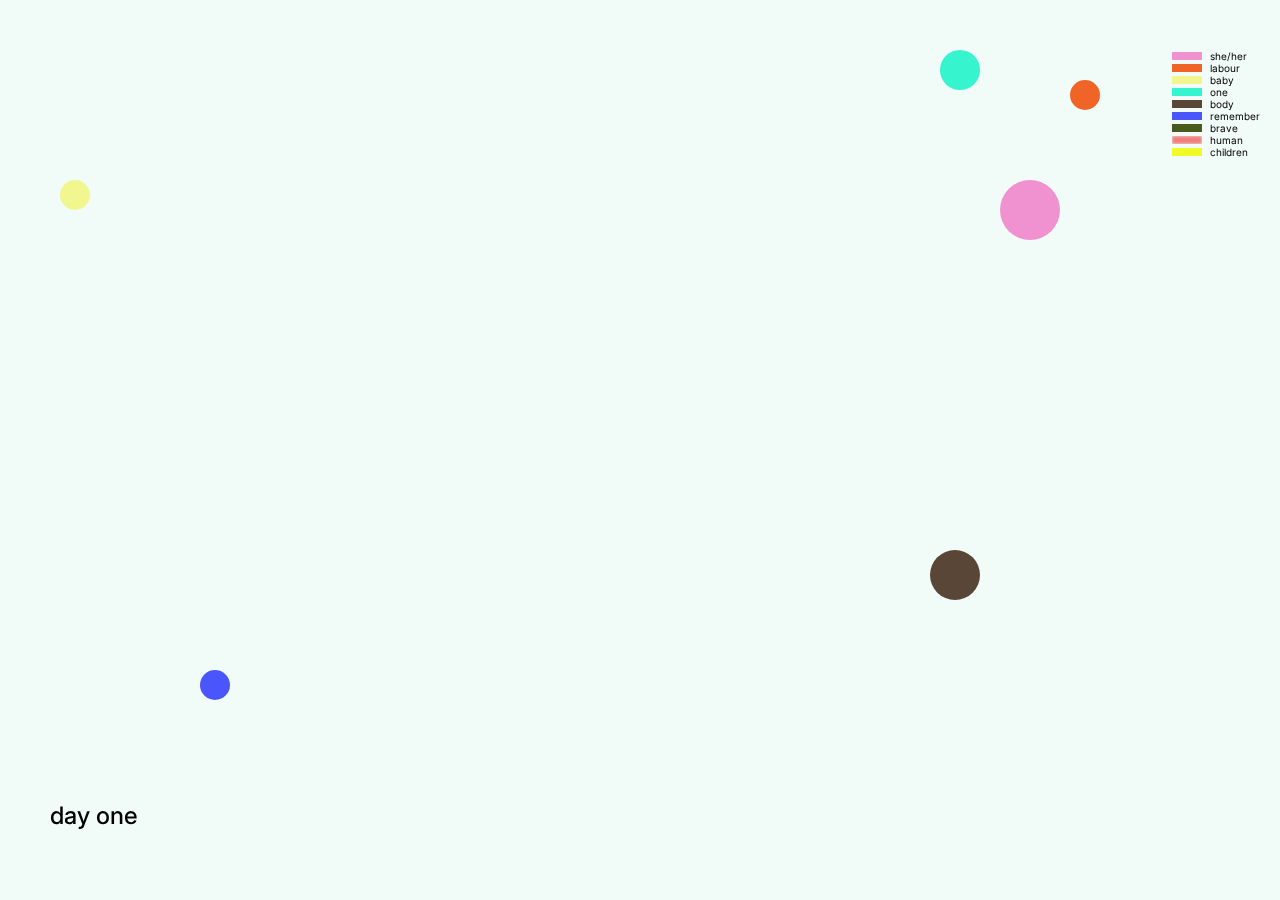
<file: index.html>
<!DOCTYPE html>
<html>

<head>
    <!-- custom fonts -->
    <link rel="preconnect" href="https://fonts.googleapis.com">
    <link rel="preconnect" href="https://fonts.gstatic.com" crossorigin>
    <link href="https://fonts.googleapis.com/css2?family=Inter:wght@300;400;500;600;700&display=swap" rel="stylesheet">
    <link
        href="https://fonts.googleapis.com/css2?family=Chakra+Petch:ital,wght@0,300;0,400;0,500;1,300;1,400;1,500&display=swap"
        rel="stylesheet">
    <link rel="stylesheet" href="style.css">
    <script type="module" src="./script.js" defer></script>
    <script src="https://code.highcharts.com/js/highcharts.js"></script>
</head>

<body>
    <br>
    <br>
    <br>
    <br>

    <div class="tooltip" id="tooltip">
        <div class="tooltip-circle" id="tooltip-circle-1"></div>
        <div class="tooltiptext" id="tooltiptext-1">
            <h2 class="title-flex">
                <div class="circle" id="circle-1"></div>labour
            </h2>
            <hr>
            <p>In the throes of <b>labour</b>, safety felt distant, eclipsed by relentless waves of pain. Confusion
                clouded my
                thoughts, but amidst the turmoil, loved ones’ whispers anchored me, guiding me toward a safe harbor
                beyond that awful hospital room.</p>
            <hr>
            <div class="next">Next mention</div>
            <hr>
            <br>
            <div class="key-flex">
                <div class="chart-key" id="confused-key"></div>
                <div class="view">confused/confusion</div>
            </div>
            <div class="key-flex">
                <div class="chart-key" id="safe-key"></div>
                <div class="view">safe/safety</div>
            </div>
            <br>
            <br>
            <br>
            <div class="page-items">
                <div><img src="./images/person-circle-sharp-svgrepo-com.svg" id="avatar" class="avatar"></div>

                <a href="https://tinyletter.com/" target="_blank">
                    <div class="contributer-name">Anonymous <img src="./images/burkina-faso-flag.jpg" id="flag"
                            class="flag"></div>
                    <div class="view">Read full entry</div>
                </a>

                <div><img src="./images/arrow-right.svg" alt="arrow" class="arrow"></div>

            </div>
        </div>
    </div>

    <div class="tooltip" id="tooltip">
        <div class="tooltip-circle" id="tooltip-circle-2"></div>
        <div class="tooltiptext" id="tooltiptext-2">
            <h2 class="title-flex">
                <div class="circle" id="circle-2"></div>she/her
            </h2>
            <hr>
            <p>I remember thinking of novels I’d read before about mums being brave for their children; how being brave
                for the children required super human effort but was also, almost effortless, because immediately
                <b>she</b>
                knew it was required to protect them.
            </p>
            <hr>
            <div class="next">Next mention</div>
            <hr>
            <br>
            <a href="#tooltipcircle-6">
                <div class="key-flex">
                    <div class="chart-key" id="remember-key"></div>
                    <div class="view">remember</div>
                </div>
            </a>
            <div class="key-flex">
                <div class="chart-key" id="brave-key"></div>
                <div class="view">brave</div>
            </div>
            <div class="key-flex">
                <div class="chart-key" id="human-key"></div>
                <div class="view">human</div>
            </div>
            <div class="key-flex">
                <div class="chart-key" id="children-key"></div>
                <div class="view">children</div>
            </div>
            <br>
            <br>
            <div class="page-items">
                <div><img src="./images/bio+pic.jpeg" id="avatar" class="avatar"></div>

                <a href="https://open.substack.com/pub/deemarco/p/day-1-21?utm_campaign=post&utm_medium=web"
                    target="_blank">
                    <div class="contributer-name">Dee Marco <img src="./images/Flag_of_South_Africa.svg.png" id="flag"
                            class="flag"></div>
                    <div class="view">Read full entry</div>
                </a>
                <div><img src="./images/arrow-right.svg" alt="arrow" class="arrow"></div>

            </div>
        </div>
    </div>


    <div class="tooltip" id="tooltip">
        <div class="tooltip-circle" id="tooltip-circle-3"></div>
        <div class="tooltiptext" id="tooltiptext-3">
            <h2 class="title-flex">
                <div class="circle" id="circle-3"></div>one
            </h2>
            <hr>
            <p>Lorem ipsum dolor sit amet, consectetur adipiscing elit, sed do eiusmod tempor incididunt ut labore et dolore magna aliqua. 
            </p>
            <hr>
            <div class="next">Next mention</div>
            <hr>
        </div>
    </div>

    <div class="tooltip" id="tooltip">
        <div class="tooltip-circle" id="tooltip-circle-4"></div>
        <div class="tooltiptext" id="tooltiptext-4">
            <h2 class="title-flex">
                <div class="circle" id="circle-4"></div>body
            </h2>
            <hr>
            <p>Lorem ipsum dolor sit amet, consectetur adipiscing elit, sed do eiusmod tempor incididunt ut labore et dolore magna aliqua. 
            </p>
            <hr>
            <div class="next">Next mention</div>
            <hr>
        </div>
    </div>

    <div class="tooltip" id="tooltip">
        <div class="tooltip-circle" id="tooltip-circle-5"></div>
        <div class="tooltiptext" id="tooltiptext-5">
            <h2 class="title-flex">
                <div class="circle" id="circle-5"></div>baby
            </h2>
            <hr>
            <p>Lorem ipsum dolor sit amet, consectetur adipiscing elit, sed do eiusmod tempor incididunt ut labore et dolore magna aliqua. 
            </p>
            <hr>
            <div class="next">Next mention</div>
            <hr>
        </div>
    </div>

    <div class="tooltip" id="tooltip-6">
        <div class="tooltip-circle" id="tooltip-circle-6"></div>
        <div class="tooltiptext" id="tooltiptext-6">
            <h2 class="title-flex">
                <div class="circle" id="circle-6"></div>remember
            </h2>
            <hr>
            <p>Lorem ipsum dolor sit amet, consectetur adipiscing elit, sed do eiusmod tempor incididunt ut labore et dolore magna aliqua. 
            </p>
            <hr>
            <div class="next">Next mention</div>
            <hr>
        </div>
    </div>


    <br>
    <br>
    <br>
    <br>

    <div class="wrapper">
        <div class="key-flex">
            <div class="chart-key" id="she-key"></div>
            <div class="view">she/her</div>
        </div>
        <div class="key-flex">
            <div class="chart-key" id="labour-key"></div>
            <div class="view">labour</div>
        </div>
        <div class="key-flex">
            <div class="chart-key" id="baby-key"></div>
            <div class="view">baby</div>
        </div>
        <div class="key-flex">
            <div class="chart-key" id="one-key"></div>
            <div class="view">one</div>
        </div>
        <div class="key-flex">
            <div class="chart-key" id="body-key"></div>
            <div class="view">body</div>
        </div>
        <a href="#tooltipcircle-6">
            <div class="key-flex">
                <div class="chart-key" id="remember-key"></div>
                <div class="view">remember</div>
            </div>
        </a>
        <div class="key-flex">
            <div class="chart-key" id="brave-key"></div>
            <div class="view">brave</div>
        </div>
        <div class="key-flex">
            <div class="chart-key" id="human-key"></div>
            <div class="view">human</div>
        </div>
        <div class="key-flex">
            <div class="chart-key" id="children-key"></div>
            <div class="view">children</div>
        </div>
      </div>

    <h2 class="day-title">day one</h2>

    <br>
    <br>
    
    <!-- <div id="container"></div>

    <h2 class="day-title">day two</h2> -->



    <script>
        const tooltips = document.querySelectorAll(".tooltip");
        const sheKey = document.getElementById("she-key");
        const tooltipTexts = document.querySelectorAll(".tooltiptext");
    
        tooltips.forEach((tooltip, index) => {
            const tooltipText = tooltip.querySelector(".tooltiptext");
            const tooltipCircle = tooltip.querySelector(".tooltip-circle");
    
            let tooltipVisible = false;
    
            tooltip.addEventListener("mouseenter", function () {
                tooltipText.style.visibility = "visible";
                tooltipText.style.opacity = 1;
            });
    
            tooltip.addEventListener("mouseleave", function () {
                if (!tooltipVisible) {
                    tooltipText.style.visibility = "hidden";
                    tooltipText.style.opacity = 0;
                }
            });
    
            tooltipCircle.addEventListener("click", function (event) {
                event.stopPropagation();
                tooltipVisible = !tooltipVisible;
            });
    
            document.addEventListener("click", function () {
                tooltipVisible = false;
                tooltipText.style.visibility = "hidden";
                tooltipText.style.opacity = 0;
            });
        });
    
        // Add event listener to she-key
        sheKey.addEventListener("click", function() {

            console.log("hello!")
            // Hide all tooltips
            tooltipTexts.forEach(tooltipText => {
                tooltipText.style.visibility = "visible";
                tooltipText.style.opacity = 1;
            });
    
            // Show tooltip for she-key
            const tooltipShe = document.getElementById("tooltiptext-2");
            tooltipShe.style.visibility = "visible";
            tooltipShe.style.opacity = 1;
        });
    </script>

</body>

</html>
</file>
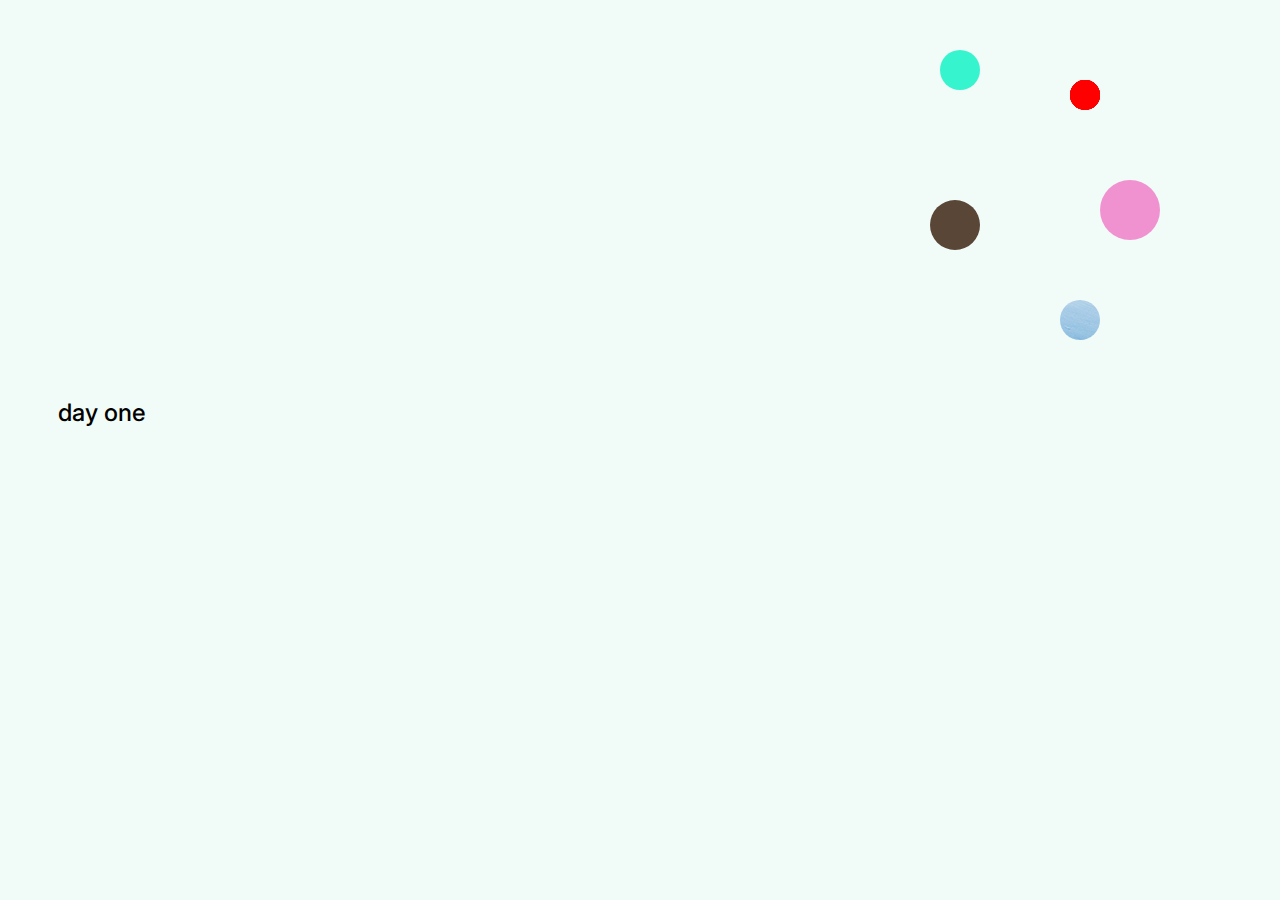
<file: play2/index.html>
<!DOCTYPE html>
<html>
<!-- custom fonts -->
<link rel="preconnect" href="https://fonts.googleapis.com">
<link rel="preconnect" href="https://fonts.gstatic.com" crossorigin>
<link href="https://fonts.googleapis.com/css2?family=Inter:wght@300;400;500;600;700&display=swap" rel="stylesheet">
<link
    href="https://fonts.googleapis.com/css2?family=Chakra+Petch:ital,wght@0,300;0,400;0,500;1,300;1,400;1,500&display=swap"
    rel="stylesheet">

<head>
    <style>
        * {
            font-family: "Inter", sans-serif;
            text-align: left;
        }

        body {
            background-color: #f1fbf8;
        }

        h2 {
            font-size: 1.5em;
            font-weight: 500;
        }

        .tooltip {
            position: relative;
            display: inline-block;
        }

        .tooltip .tooltiptext {
            width: 220px;
            height: 420px;
            background-color: #ffffff;
            border-style: solid;
            border-width: 0.6px;
            border-color: rgb(0, 0, 0);
            text-align: left;
            padding-left: 20px;
            padding-bottom: 20px;
            padding-right: 20px;
            border-radius: 20px;
            position: fixed;
            top: 80px;
            right: 180px;
            z-index: 1;
            bottom: 125%;
            left: 50%;
            opacity: 0;
            transition: opacity 0.3s;
        }

        /* .tooltip:hover .tooltiptext {
            visibility: visible;
            opacity: 1;
        } */
        

        .tooltip-circle {
            border-radius: 50%;
            cursor: pointer;
        }

        #tooltip-circle-1 {
            width: 60px;
            height: 60px;
            background-color: #f192d0;
            position: fixed;
            top: 180px;
            right: 120px;
        }

        #tooltip-circle-2 {
            width: 30px;
            height: 30px;
            background-color: red;
            position: fixed;
            top: 80px;
            right: 180px;
        }

        #tooltip-circle-3 {
            width: 40px;
            height: 40px;
            background-color: #36f5ce;
            position: fixed;
            top: 50px;
            right: 300px;
        }

        #tooltip-circle-4 {
            width: 50px;
            height: 50px;
            background-color: #594636;
            position: fixed;
            top: 200px;
            right: 300px;
        }

        #tooltip-circle-5 {
            width: 30px;
            height: 30px;
            background-color: #f1f68f;
            position: fixed;
            top: 80px;
            right: 180px;
        }

        #tooltip-circle-6 {
            width: 30px;
            height: 30px;
            background-color: #4a56fb;
            position: fixed;
            top: 80px;
            right: 180px;
        }

        #tooltip-circle-7 {
            width: 30px;
            height: 30px;
            background-color: red;
            position: fixed;
            top: 80px;
            right: 180px;
        }

        #tooltip-circle-8 {
            width: 40px;
            height: 40px;
            background-image: url(../images/water_MR.jpg);
            position: fixed;
            top: 300px;
            right: 180px;
        }

        #tooltip-circle-9 {
            width: 30px;
            height: 30px;
            background-color: red;
            position: fixed;
            top: 80px;
            right: 180px;
        }

        #tooltip-circle-10 {
            width: 30px;
            height: 30px;
            background-color: red;
            position: fixed;
            top: 80px;
            right: 180px;
        }

        #tooltip-circle-11 {
            width: 30px;
            height: 30px;
            background-color: red;
            position: fixed;
            top: 80px;
            right: 180px;
        }

        #tooltip-circle-12 {
            width: 30px;
            height: 30px;
            background-color: red;
            position: fixed;
            top: 80px;
            right: 180px;
        }

        .key-flex {
            display: flex;
            flex-direction: row;
            align-items: center;
            gap: 8px;
        }

        .chart-key {
            width: 30px;
            height: 8px;
        }

        #remember-key {
            background-color: #4a56fb;
        }

        #brave-key {
            background-color: #495a1d;
        }

        #children-key {
            background-color: #f1fa27;
        }

        #human-key {
            background-color: #f17e79;
            box-shadow: inset 0 0 3px rgb(241, 241, 244);
        }

        #confused-key {
            background-color: #a49d9a;
        }

        #safe-key {
            background-color: #b4d8c2;

        }

        #tooltiptext-2 {
            position: fixed;
            top: 10;
            right: 0;
        }

        .flag {
            height: 8px;
            justify-content: center;
            align-items: center;
        }

        .circle {
            width: 20px;
            height: 20px;
            background-color: red;
            border-radius: 50%;
            display: flex;
            justify-content: center;
            align-items: center;
        }

        .circle-2 {
            width: 20px;
            height: 20px;
            background-color: #f192d0;
            border-radius: 50%;
            display: flex;
            justify-content: center;
            align-items: center;
        }


        .contributer-name {
            font-weight: 500;
        }

        .view {
            font-size: x-small;
        }

        .next {
            font-size: x-small;
            text-align: right;
        }

        .title-flex {
            display: flex;
            flex-direction: row;
            align-items: center;
            gap: 1rem;
        }

        .avatar {
            width: 40px;
            height: 40px;
            border-radius: 50%;
        }

        .arrow {
            height: 25px;
        }

        .page-items {
            display: flex;
            flex-direction: row;
            align-items: center;
            gap: 1rem;
        }

        .day-title {
            padding: 50px;
        }

        p {
            font-size: small;
        }

        a {
            color: inherit;
            text-decoration: none;
        }
    </style>
</head>

<body style="text-align:center;">




    <br>
    <br>
    <br>
    <br>
    <br>
    <br>
    <br>
    <br>
    <br>
    <br>
    <div class="tooltip-container">
        <div class="tooltip" id="tooltip">
            <div class="tooltip-circle" id="tooltip-circle-1"></div>
            <div class="tooltiptext" id="tooltiptext-1">
                <h2 class="title-flex">
                    <div class="circle-2" id="circle-2"></div>she/her
                </h2>
                <hr>
                <p>I remember thinking of novels I’d read before about mums being brave for their children; how being
                    brave
                    for the children required super human effort but was also, almost effortless, because immediately
                    <b>she</b>
                    knew it was required to protect them.
                </p>
                <hr>
                <div class="next">Next mention</div>
                <hr>
                <br>
                <div class="key-flex">
                    <div class="chart-key" id="remember-key"></div>
                    <div class="view">remember</div>
                </div>
                <div class="key-flex">
                    <div class="chart-key" id="brave-key"></div>
                    <div class="view">brave</div>
                </div>
                <div class="key-flex">
                    <div class="chart-key" id="human-key"></div>
                    <div class="view">human</div>
                </div>
                <div class="key-flex">
                    <div class="chart-key" id="children-key"></div>
                    <div class="view">children</div>
                </div>
                <br>
                <br>
                <div class="page-items">
                    <div><img src="../images/bio+pic.jpeg" id="avatar" class="avatar"></div>

                    <a href="https://open.substack.com/pub/deemarco/p/day-1-21?utm_campaign=post&utm_medium=web"
                        target="_blank">
                        <div class="contributer-name">Dee Marco <img src="../images/Flag_of_South_Africa.svg.png"
                                id="flag" class="flag"></div>
                        <div class="view">Read full entry</div>
                    </a>
                    <div><img src="../images/arrow-right.svg" alt="arrow" class="arrow"></div>

                </div>
            </div>
        </div>

        <div class="tooltip-container">
            <div class="tooltip" id="tooltip">
                <div class="tooltip-circle" id="tooltip-circle-2"></div>
                <div class="tooltiptext" id="tooltiptext-2">
                    <h2 class="title-flex">
                        <div class="circle" id="circle"></div>labour
                    </h2>
                </div>
            </div>
        </div>

        <div class="tooltip-circle" id="tooltip-circle-3"></div>
        <div class="tooltip-circle" id="tooltip-circle-4"></div>
        <div class="tooltip-circle" id="tooltip-circle-5"></div>
        <div class="tooltip-circle" id="tooltip-circle-6"></div>
        <div class="tooltip-circle" id="tooltip-circle-7"></div>
        <div class="tooltip-circle" id="tooltip-circle-8"></div>
        <div class="tooltip-circle" id="tooltip-circle-9"></div>
        <div class="tooltip-circle" id="tooltip-circle-10"></div>
        <div class="tooltip-circle" id="tooltip-circle-11"></div>
        <div class="tooltip-circle" id="tooltip-circle-12"></div>

        <br>
        <br>
        <br>
        <br>

        <h2 class="day-title">day one</h2>

        <script>
            const tooltips = document.querySelectorAll(".tooltip");

            tooltips.forEach(tooltip => {
                const tooltipText = tooltip.querySelector(".tooltiptext");
                const tooltipCircle = tooltip.querySelector(".tooltip-circle");

                let tooltipVisible = false;

                tooltip.addEventListener("mouseenter", function () {
                    tooltipText.style.visibility = "visible";
                    tooltipText.style.opacity = 1;
                });

                tooltip.addEventListener("mouseleave", function () {
                    if (!tooltipVisible) {
                        tooltipText.style.visibility = "hidden";
                        tooltipText.style.opacity = 0;
                    }
                });

                tooltipCircle.addEventListener("click", function (event) {
                    event.stopPropagation();
                    tooltipVisible = !tooltipVisible;
                });

                document.addEventListener("click", function () {
                    tooltipVisible = false;
                    tooltipText.style.visibility = "hidden";
                    tooltipText.style.opacity = 0;
                });
            });
        </script>

</body>

</html>
</file>
<file: style.css>
/* Colors for data series and points. */
/* Chart background, point stroke for markers and columns etc, */
/* Neutral colors, grayscale by default. The default colors are defined by mixing the background-color
with neutral, with a weight corresponding to the number in the name. */
/* Strong text. */
/* Main text and some strokes. */
/* Axis labels, axis title, connector fallback. */
/* Credits text, export menu stroke. */
/* Disabled texts, button strokes, crosshair etc. */
/* Grid lines etc. */
/* Minor grid lines etc. */
/* Tooltip backgroud, button fills, map null points. */
/* Colored, shades of blue by default */
/* Drilldown clickable labels, color axis max color. */
/* Selection marker, menu hover, button hover, chart border, navigator series. */
/* Navigator mask fill. */
/* Ticks and axis line. */
/* Pressed button, color axis min color. */

* {
  font-family: "Inter", sans-serif;
  text-align: left;
}

body {
  background-color: #f1fbf8;
}

h2 {
  font-size: 1.5em;
  font-weight: 500;
}

.tooltip {
  position: relative;
  display: inline-block;
}

.tooltip .tooltiptext {
  visibility: hidden;
  width: 220px;
  height: 420px;
  background-color: #ffffff;
  border-style: solid;
  border-width: 0.6px;
  border-color: rgb(0, 0, 0);
  text-align: left;
  padding-left: 20px;
  padding-bottom: 20px;
  padding-right: 20px;
  border-radius: 20px;
  z-index: 1;
  bottom: 125%;
  left: 50%;
  opacity: 0;
  transition: opacity 0.3s;
}

#tooltiptext-1 {
  position: fixed;
  top: 80px;
  right: 180px;
}

#tooltiptext-2 {
  position: fixed;
  top: 180px;
  right: 220px;
}

#tooltiptext-3 {
  position: fixed;
  top: 50px;
  right: 300px;
}

#tooltiptext-4 {
  position: fixed;
  bottom: 100px;
  right: 300px;
}

#tooltiptext-5 {
  position: fixed;
  top: 180px;
  left: 60px;
}

#tooltiptext-6 {
  position: fixed;
  bottom: 200px;
  left: 200px;
}

/* .tooltip .tooltiptext::after {
content: "";
position: absolute;
top: 100%;
left: 50%;
margin-left: -5px;
border-width: 5px;
border-style: solid;
border-color: #555 transparent transparent transparent;
} */

.tooltip:hover .tooltiptext {
  visibility: visible;
  opacity: 1;
}

#tooltip-circle-1 {
  width: 30px;
  height: 30px;
  background-color: #f16428;
  position: fixed;
  top: 80px;
  right: 180px;
}

#tooltip-circle-2 {
  width: 60px;
  height: 60px;
  background-color: #f192d0;
  position: fixed;
  top: 180px;
  right: 220px;
}

#tooltip-circle-3 {
  width: 40px;
  height: 40px;
  background-color: #36f5ce;
  position: fixed;
  top: 50px;
  right: 300px;
}

#tooltip-circle-4 {
  width: 50px;
  height: 50px;
  background-color: #594636;
  position: fixed;
  bottom: 300px;
  right: 300px;
}

#tooltip-circle-5 {
  width: 30px;
  height: 30px;
  background-color: #f1f68f;
  position: fixed;
  top: 180px;
  left: 60px;
}

#tooltip-circle-6 {
  width: 30px;
  height: 30px;
  background-color: #4a56fb;
  position: fixed;
  bottom: 200px;
  left: 200px;
}

#tooltip-circle-7 {
  width: 30px;
  height: 30px;
  background-color: red;
  position: fixed;
  top: 80px;
  right: 500px;
}

#tooltip-circle-8 {
  width: 40px;
  height: 40px;
  background-image: url(../images/water_MR.jpg);
  position: fixed;
  top: 300px;
  right: 180px;
}

#tooltip-circle-9 {
  width: 30px;
  height: 30px;
  background-color: red;
  position: fixed;
  top: 80px;
  right: 180px;
}

#tooltip-circle-10 {
  width: 30px;
  height: 30px;
  background-color: red;
  position: fixed;
  top: 80px;
  right: 180px;
}

#tooltip-circle-11 {
  width: 30px;
  height: 30px;
  background-color: red;
  position: fixed;
  top: 80px;
  right: 180px;
}

#tooltip-circle-12 {
  width: 30px;
  height: 30px;
  background-color: red;
  position: fixed;
  top: 80px;
  right: 180px;
}

.tooltip-circle {
  border-radius: 50%;
  cursor: pointer;
}

.circle {
  width: 20px;
  height: 20px;
  border-radius: 50%;
  display: flex;
  justify-content: center;
  align-items: center;
}

#circle-1 {
  background-color: #f16428;
}

#circle-2 {
  background-color: #f192d0;
}

#circle-3 {
  background-color: #36f5ce;
}

#circle-4 {
  background-color: #594636;
}

#circle-5 {
  background-color: #f1f68f;
}

#circle-6 {
  background-color: #4a56fb;
}

.key-flex {
  display: flex;
  flex-direction: row;
  align-items: center;
  gap: 8px;
}

.chart-key {
  width: 30px;
  height: 8px;
}

#she-key {
  background-color: #f192d0;
  cursor: pointer;
}

#labour-key {
  background-color: #f16428;
}

#baby-key {
  background-color: #f1f68f;
}

#one-key {
  background-color: #36f5ce;
}

#body-key {
    background-color: #594636;
  }
  

#remember-key {
  background-color: #4a56fb;
}

#brave-key {
  background-color: #495a1d;
}

#children-key {
  background-color: #f1fa27;
}

#human-key {
  background-color: #f17e79;
  box-shadow: inset 0 0 3px rgb(241, 241, 244);
}

#confused-key {
  background-color: #a49d9a;
}

#safe-key {
  background-color: #b4d8c2;
}

#tooltiptext-2 {
  position: fixed;
  top: 10;
  right: 0;
}

.flag {
  height: 8px;
  justify-content: center;
  align-items: center;
}

p {
  font-size: small;
}

a {
  color: inherit;
  text-decoration: none;
}

.day-title {
  position: fixed;
  left: 50px;
  bottom: 50px;
}

.backdrop {
  position: fixed;
  top: 0;
  left: 0;
  width: 100%;
  height: 100%;
  background-color: rgba(0, 0, 0, 0.5);
  /* semi-transparent black */
  backdrop-filter: blur(5px);
  /* Apply blur effect */
  z-index: 999;
  /* Ensure backdrop is above other elements */
  display: none;
  /* Initially hidden */
}

.contributer-name {
  font-weight: 500;
}

.view {
  font-size: x-small;
}

.next {
  font-size: x-small;
  text-align: right;
}

.title-flex {
  display: flex;
  flex-direction: row;
  align-items: center;
  gap: 1rem;
}

.avatar {
  width: 40px;
  height: 40px;
  border-radius: 50%;
}

.arrow {
  height: 25px;
}

.page-items {
  display: flex;
  flex-direction: row;
  align-items: center;
  gap: 1rem;
}

.wrapper {
  position: fixed;
  right: 20px;
  top: 50px;
}

.highcharts-container {
  position: relative;
  overflow: hidden;
  width: 100%;
  height: 100%;
  text-align: left;
  line-height: normal;
  z-index: 0;
  /* #1072 */
  -webkit-tap-highlight-color: rgba(0, 0, 0, 0);
  font-family: "Lucida Grande", "Lucida Sans Unicode", Arial, Helvetica,
    sans-serif;
  font-size: 12px;
}

.highcharts-root text {
  stroke-width: 0;
}

.highcharts-background {
  fill: #f1fbf8;
}

.highcharts-plot-border,
.highcharts-plot-background {
  fill: none;
}

.highcharts-label-box {
  fill: none;
}

.highcharts-button-box {
  fill: inherit;
}

/* Titles */
.highcharts-title {
  fill: #000000;
  font-size: 2em;
  font-weight: 500;
  text-align: left;
}

.highcharts-subtitle {
  fill: #666666;
}

/* Axes */
.highcharts-axis-line {
  fill: none;
  stroke: #ccd6eb;
}

.highcharts-yaxis .highcharts-axis-line {
  stroke-width: 0;
}

.highcharts-axis-title {
  fill: #666666;
}

.highcharts-axis-labels {
  fill: #666666;
  cursor: default;
  font-size: 0.9em;
}

.highcharts-grid-line {
  fill: none;
  stroke: #e6e6e6;
}

.highcharts-xaxis-grid .highcharts-grid-line {
  stroke-width: 0;
}

.highcharts-tick {
  stroke: #ccd6eb;
}

.highcharts-yaxis .highcharts-tick {
  stroke-width: 0;
}

.highcharts-minor-grid-line {
  stroke: #f2f2f2;
}

.highcharts-crosshair-thin {
  stroke-width: 1px;
  stroke: #cccccc;
}

.highcharts-crosshair-category {
  stroke: #ccd6eb;
  stroke-opacity: 0.25;
}

/* Credits */
.highcharts-credits {
  cursor: pointer;
  fill: #999999;
  font-size: 0.7em;
  transition:
    fill 250ms,
    font-size 250ms;
}

.highcharts-credits:hover {
  fill: black;
  font-size: 1em;
}

/* Tooltip */
.highcharts-tooltip {
  cursor: default;
  pointer-events: none;
  white-space: nowrap;
  transition: stroke 150ms;
}

.highcharts-tooltip text {
  fill: #333333;
}

.highcharts-tooltip .highcharts-header {
  font-size: 0.85em;
}

.highcharts-tooltip-box {
  stroke-width: 1px;
  fill: #f7f7f7;
  fill-opacity: 0.85;
}

.highcharts-selection-marker {
  fill: #335cad;
  fill-opacity: 0.25;
}

.highcharts-graph {
  fill: none;
  stroke-width: 2px;
  stroke-linecap: round;
  stroke-linejoin: round;
}

.highcharts-state-hover .highcharts-graph {
  stroke-width: 3;
}

.highcharts-state-hover path {
  transition: stroke-width 50;
  /* quick in */
}

.highcharts-state-normal path {
  transition: stroke-width 250ms;
  /* slow out */
}

/* Legend hover affects points and series */
g.highcharts-series,
.highcharts-point {
  transition: opacity 250ms;
}

.highcharts-legend-series-active
  g.highcharts-series:not(.highcharts-series-hover),
.highcharts-legend-point-active .highcharts-point:not(.highcharts-point-hover) {
  opacity: 0.2;
}

/* Series options */
/* Default colors */
.highcharts-color-0 {
  fill: #7cb5ec;
  stroke: #7cb5ec;
}

.highcharts-color-1 {
  fill: #434348;
  stroke: #434348;
}

.highcharts-color-2 {
  fill: #a6c4a0;
  stroke: #90ed7d;
}

.highcharts-color-3 {
  fill: #d28545;
  stroke: #f7a35c;
}

.highcharts-color-4 {
  fill: #8085e9;
  stroke: #8085e9;
}

.highcharts-color-5 {
  fill: #f15c80;
  stroke: #f15c80;
}

.highcharts-color-6 {
  fill: #e4d354;
  stroke: #e4d354;
}

.highcharts-color-7 {
  fill: #2b908f;
  stroke: #2b908f;
}

.highcharts-color-8 {
  fill: #f45b5b;
  stroke: #f45b5b;
}

.highcharts-color-9 {
  fill: #91e8e1;
  stroke: #91e8e1;
}

.highcharts-area {
  fill-opacity: 0.75;
  stroke-width: 0;
}

.highcharts-markers {
  stroke-width: 1px;
  stroke: #ffffff;
}

.highcharts-point {
  stroke-width: 1px;
}

.highcharts-dense-data .highcharts-point {
  stroke-width: 0;
}

.highcharts-data-label {
  font-size: 0.9em;
  font-weight: bold;
}

.highcharts-data-label-box {
  fill: none;
  stroke-width: 0;
}

.highcharts-data-label text {
  fill: #333333;
}

.highcharts-data-label-connector {
  fill: none;
}

.highcharts-halo {
  fill-opacity: 0.25;
  stroke-width: 0;
}

.highcharts-point-select {
  fill: #cccccc;
  stroke: #000000;
}

.highcharts-column-series .highcharts-point {
  stroke: #ffffff;
  transition: fill-opacity 250ms;
}

.highcharts-column-series .highcharts-point-hover {
  fill-opacity: 0.75;
  transition: fill-opacity 50ms;
}

.highcharts-pie-series .highcharts-point {
  stroke-linejoin: round;
  stroke: #ffffff;
}

.highcharts-pie-series .highcharts-point-hover {
  fill-opacity: 0.75;
  transition: fill-opacity 50ms;
}

.highcharts-pie-series .highcharts-point-select {
  fill: inherit;
  stroke: inherit;
}

.highcharts-funnel-series .highcharts-point {
  stroke-linejoin: round;
  stroke: #ffffff;
}

.highcharts-funnel-series .highcharts-point-hover {
  fill-opacity: 0.75;
  transition: fill-opacity 50ms;
}

.highcharts-funnel-series .highcharts-point-select {
  fill: inherit;
  stroke: inherit;
}

.highcharts-pyramid-series .highcharts-point {
  stroke-linejoin: round;
  stroke: #ffffff;
}

.highcharts-pyramid-series .highcharts-point-hover {
  fill-opacity: 0.75;
  transition: fill-opacity 50ms;
}

.highcharts-pyramid-series .highcharts-point-select {
  fill: inherit;
  stroke: inherit;
}

.highcharts-solidgauge-series .highcharts-point {
  stroke-width: 0;
}

.highcharts-treemap-series .highcharts-point {
  stroke-width: 1px;
  stroke: #e6e6e6;
  transition:
    stroke 250ms,
    fill 250ms,
    fill-opacity 250ms;
}

.highcharts-treemap-series .highcharts-point-hover {
  stroke: #999999;
  transition:
    stroke 25ms,
    fill 25ms,
    fill-opacity 25ms;
}

.highcharts-treemap-series .highcharts-above-level {
  display: none;
}

.highcharts-treemap-series .highcharts-internal-node {
  fill: none;
}

.highcharts-treemap-series .highcharts-internal-node-interactive {
  fill-opacity: 0.15;
  cursor: pointer;
}

.highcharts-treemap-series .highcharts-internal-node-interactive:hover {
  fill-opacity: 0.75;
}

/* Legend */
.highcharts-legend-box {
  fill: none;
  stroke-width: 0;
}

.highcharts-legend-item text {
  fill: #333333;
  font-weight: bold;
  cursor: pointer;
  stroke-width: 0;
}

.highcharts-legend-item:hover text {
  fill: #000000;
}

.highcharts-legend-item-hidden * {
  fill: #cccccc !important;
  stroke: #cccccc !important;
  transition: fill 250ms;
}

.highcharts-legend-nav-active {
  fill: #003399;
  cursor: pointer;
}

.highcharts-legend-nav-inactive {
  fill: #cccccc;
}

.highcharts-legend-title-box {
  fill: none;
  stroke-width: 0;
}

/* Loading */
.highcharts-loading {
  position: absolute;
  background-color: #ffffff;
  opacity: 0.5;
  text-align: center;
  z-index: 10;
  transition: opacity 250ms;
}

.highcharts-loading-hidden {
  height: 0 !important;
  opacity: 0;
  overflow: hidden;
  transition:
    opacity 250ms,
    height 250ms step-end;
}

.highcharts-loading-inner {
  font-weight: bold;
  position: relative;
  top: 45%;
}

/* Plot bands and polar pane backgrounds */
.highcharts-plot-band {
  fill: #000000;
  fill-opacity: 0.05;
}

.highcharts-plot-line {
  fill: none;
  stroke: #999999;
  stroke-width: 1px;
}

/* Highcharts More */
.highcharts-boxplot-box {
  fill: #ffffff;
}

.highcharts-boxplot-median {
  stroke-width: 2px;
}

.highcharts-bubble-series .highcharts-point {
  fill-opacity: 0.5;
}

.highcharts-errorbar-series .highcharts-point {
  stroke: #000000;
}

.highcharts-gauge-series .highcharts-data-label-box {
  stroke: #cccccc;
  stroke-width: 1px;
}

.highcharts-gauge-series .highcharts-dial {
  fill: #000000;
  stroke-width: 0;
}

.highcharts-polygon-series .highcharts-graph {
  fill: inherit;
  stroke-width: 0;
}

.highcharts-waterfall-series .highcharts-graph {
  stroke: #333333;
  stroke-dasharray: 1, 3;
}

/* Highstock */
.highcharts-navigator-mask {
  fill: #6685c2;
  /* navigator.maskFill option */
  fill-opacity: 0.25;
}

.highcharts-navigator-mask-inside {
  fill: #6685c2;
  /* navigator.maskFill option */
  fill-opacity: 0.25;
  cursor: ew-resize;
}

.highcharts-navigator-outline {
  stroke: #cccccc;
  fill: none;
}

.highcharts-navigator-handle {
  stroke: #cccccc;
  fill: #f2f2f2;
  cursor: ew-resize;
}

.highcharts-navigator-series {
  fill: #335cad;
  stroke: #335cad;
}

.highcharts-navigator-series .highcharts-graph {
  stroke-width: 1px;
}

.highcharts-navigator-series .highcharts-area {
  fill-opacity: 0.05;
}

.highcharts-navigator-xaxis .highcharts-axis-line {
  stroke-width: 0;
}

.highcharts-navigator-xaxis .highcharts-grid-line {
  stroke-width: 1px;
  stroke: #e6e6e6;
}

.highcharts-navigator-xaxis.highcharts-axis-labels {
  fill: #999999;
}

.highcharts-navigator-yaxis .highcharts-grid-line {
  stroke-width: 0;
}

.highcharts-scrollbar-thumb {
  fill: #cccccc;
  stroke: #cccccc;
  stroke-width: 1px;
}

.highcharts-scrollbar-button {
  fill: #e6e6e6;
  stroke: #cccccc;
  stroke-width: 1px;
}

.highcharts-scrollbar-arrow {
  fill: #666666;
}

.highcharts-scrollbar-rifles {
  stroke: #666666;
  stroke-width: 1px;
}

.highcharts-scrollbar-track {
  fill: #f2f2f2;
  stroke: #f2f2f2;
  stroke-width: 1px;
}

.highcharts-button {
  fill: #f7f7f7;
  stroke: #cccccc;
  cursor: default;
  stroke-width: 1px;
  transition: fill 250ms;
}

.highcharts-button text {
  fill: #333333;
}

.highcharts-button-hover {
  transition: fill 0ms;
  fill: #e6e6e6;
  stroke: #333333;
}

.highcharts-button-pressed {
  font-weight: bold;
  fill: #e6ebf5;
  stroke: #335cad;
}

.highcharts-button-disabled text {
  fill: #cccccc;
}

.highcharts-range-selector-buttons .highcharts-button {
  stroke-width: 0;
}

.highcharts-range-label rect {
  fill: none;
}

.highcharts-range-label text {
  fill: #666666;
}

.highcharts-range-input rect {
  fill: none;
}

.highcharts-range-input text {
  fill: #333333;
}

input.highcharts-range-selector {
  position: absolute;
  border: 0;
  width: 1px;
  /* Chrome needs a pixel to see it */
  height: 1px;
  padding: 0;
  text-align: center;
  left: -9em;
  /* #4798 */
}

.highcharts-crosshair-label text {
  fill: #ffffff;
  font-size: 1.1em;
}

.highcharts-crosshair-label .highcharts-label-box {
  fill: inherit;
}

.highcharts-candlestick-series .highcharts-point {
  stroke: #000000;
  stroke-width: 1px;
}

.highcharts-candlestick-series .highcharts-point-up {
  fill: #ffffff;
}

.highcharts-ohlc-series .highcharts-point-hover {
  stroke-width: 3px;
}

.highcharts-flags-series .highcharts-point {
  stroke: #999999;
  fill: #ffffff;
}

.highcharts-flags-series .highcharts-point-hover {
  stroke: #000000;
  fill: #ccd6eb;
}

.highcharts-flags-series .highcharts-point text {
  fill: #000000;
  font-size: 0.9em;
  font-weight: bold;
}

/* Highmaps */
.highcharts-map-series .highcharts-point {
  transition:
    fill 500ms,
    fill-opacity 500ms,
    stroke-width 250ms;
  stroke: #cccccc;
}

.highcharts-map-series .highcharts-point-hover {
  transition:
    fill 0ms,
    fill-opacity 0ms;
  fill-opacity: 0.5;
  stroke-width: 2px;
}

.highcharts-mapline-series .highcharts-point {
  fill: none;
}

.highcharts-heatmap-series .highcharts-point {
  stroke-width: 0;
}

.highcharts-map-navigation {
  font-size: 1.3em;
  font-weight: bold;
  text-align: center;
}

.highcharts-coloraxis {
  stroke-width: 0;
}

.highcharts-coloraxis-marker {
  fill: #999999;
}

.highcharts-null-point {
  fill: #f7f7f7;
}

/* 3d charts */
.highcharts-3d-frame {
  fill: transparent;
}

.highcharts-column-series .highcharts-point {
  stroke: inherit;
  /* use point color */
}

/* Exporting module */
.highcharts-contextbutton {
  fill: #ffffff;
  /* needed to capture hover */
  stroke: none;
  stroke-linecap: round;
}

.highcharts-contextbutton:hover {
  fill: #e6e6e6;
  stroke: #e6e6e6;
}

.highcharts-button-symbol {
  stroke: #666666;
  stroke-width: 3px;
}

.highcharts-menu {
  border: 1px solid #999999;
  background: #ffffff;
  padding: 5px 0;
  box-shadow: 3px 3px 10px #888;
}

.highcharts-menu-item {
  padding: 0.5em 1em;
  background: none;
  color: #333333;
  cursor: pointer;
  transition:
    background 250ms,
    color 250ms;
}

.highcharts-menu-item:hover {
  background: #335cad;
  color: #ffffff;
}

/* Drilldown module */
.highcharts-drilldown-point {
  cursor: pointer;
}

.highcharts-drilldown-data-label text,
.highcharts-drilldown-axis-label {
  cursor: pointer;
  fill: #003399;
  font-weight: bold;
  text-decoration: underline;
}

/* No-data module */
.highcharts-no-data text {
  font-weight: bold;
  font-size: 12px;
  fill: #666666;
}
</file>
